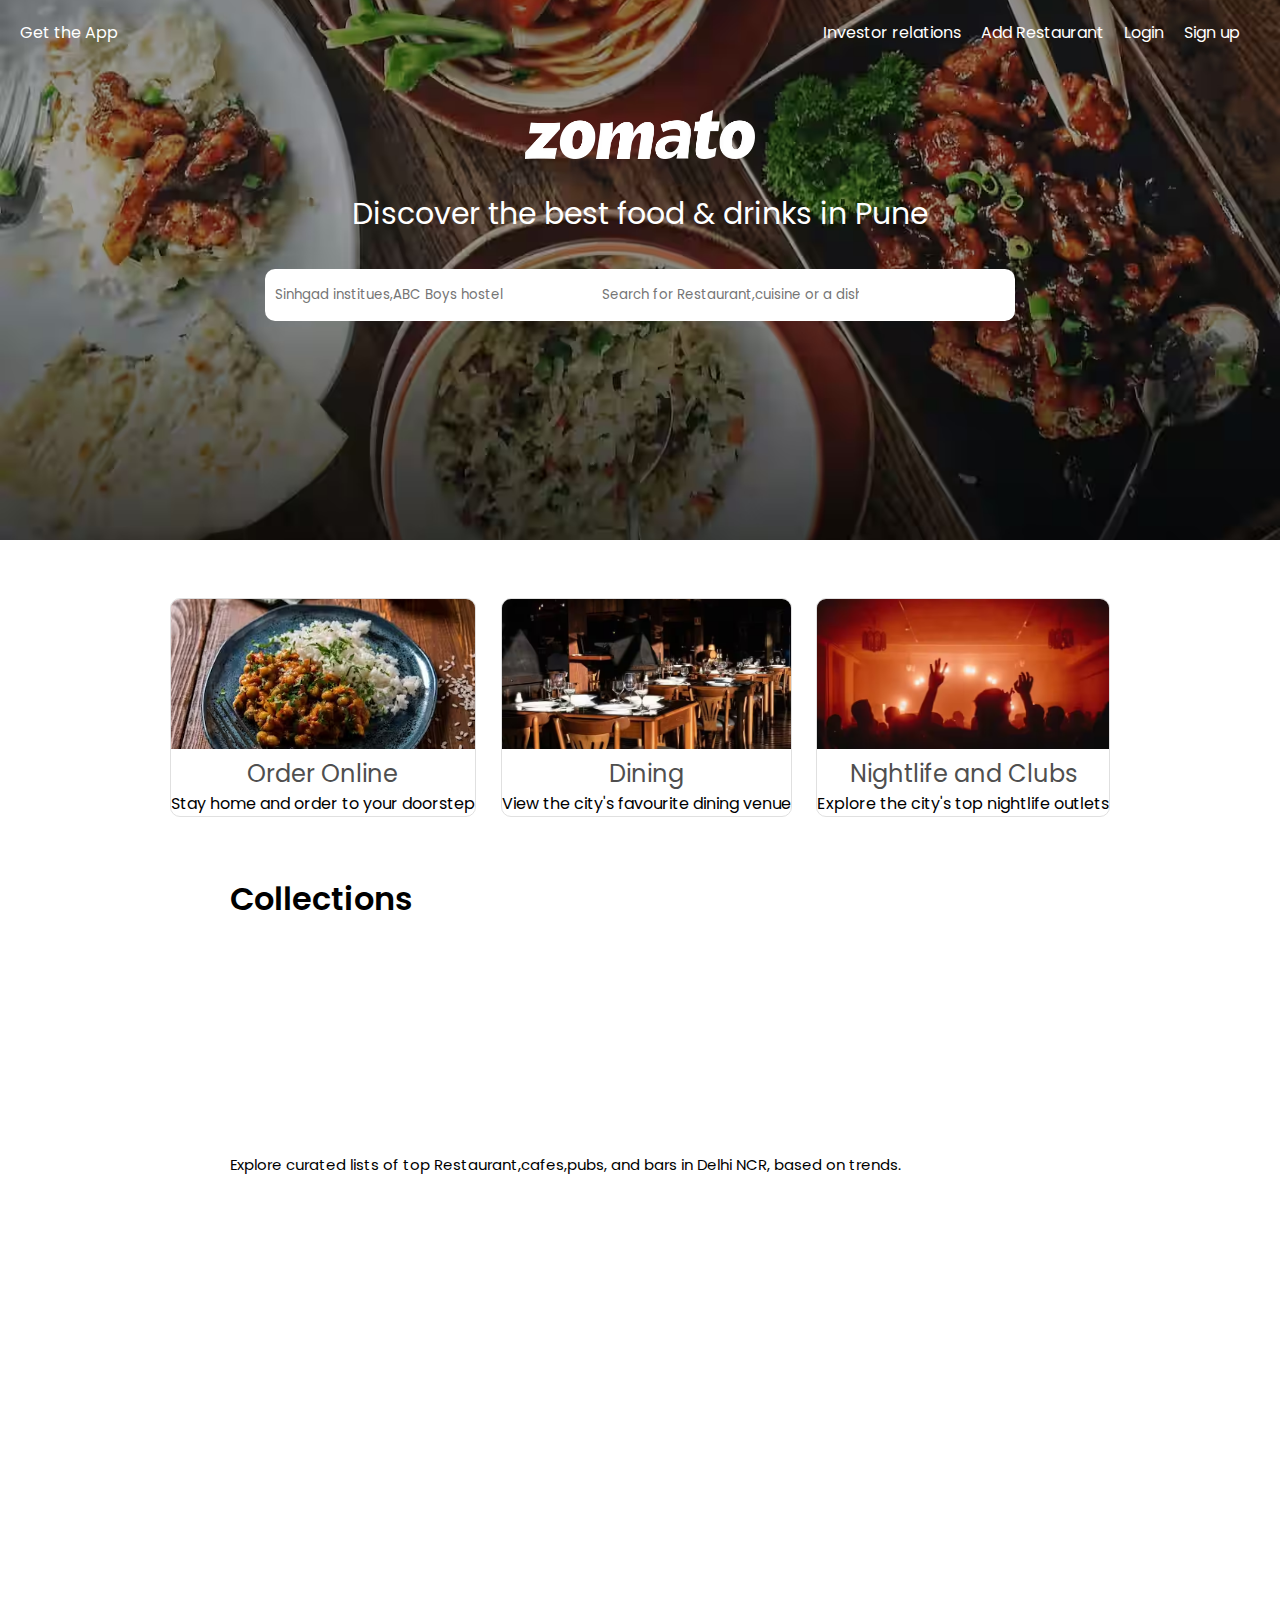
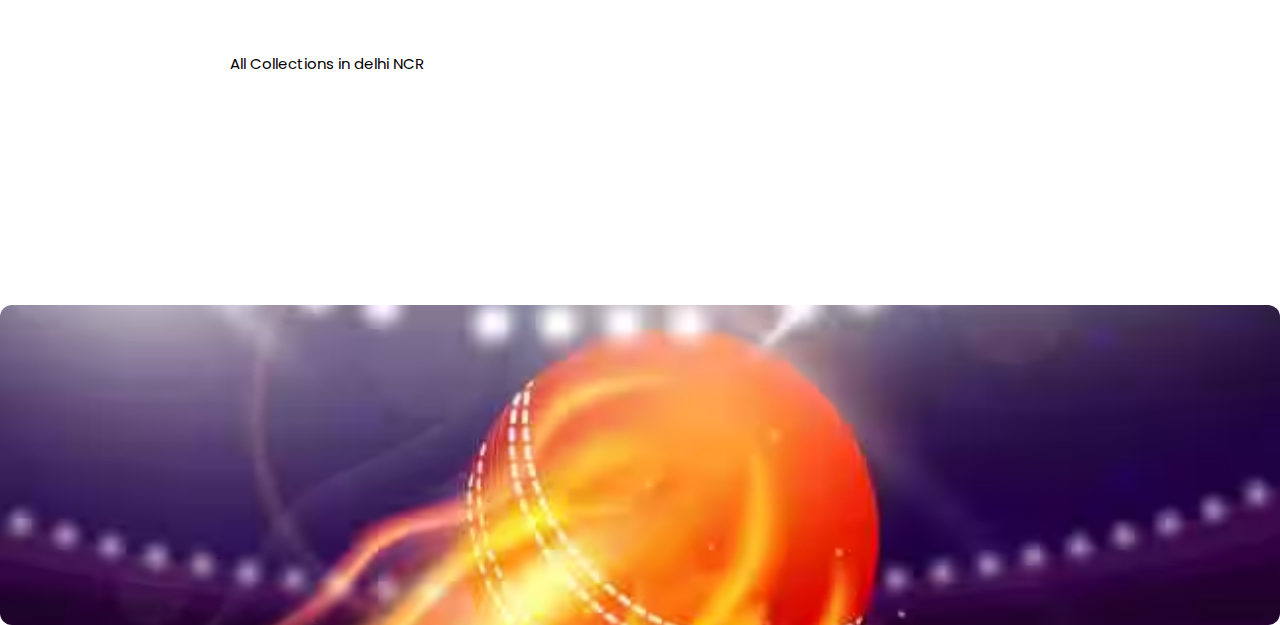
<file: index.html>
<!DOCTYPE html>
<html lang="en">
<head>
    <meta charset="UTF-8">
    <meta name="viewport" content="width=device-width, initial-scale=1.0">
    <link href="zomato.css" rel="stylesheet"> 
    <link rel="stylesheet" href="https://cdnjs.cloudflare.com/ajax/libs/font-awesome/6.7.2/css/all.min.css" integrity="sha512-Evv84Mr4kqVGRNSgIGL/F/aIDqQb7xQ2vcrdIwxfjThSH8CSR7PBEakCr51Ck+w+/U6swU2Im1vVX0SVk9ABhg==" crossorigin="anonymous" referrerpolicy="no-referrer" />
    <link rel="preconnect" href="https://fonts.googleapis.com">
<link rel="preconnect" href="https://fonts.gstatic.com" crossorigin>
<link href="https://fonts.googleapis.com/css2?family=Poppins:ital,wght@0,100;0,200;0,300;0,400;0,500;0,600;0,700;0,800;0,900;1,100;1,200;1,300;1,400;1,500;1,600;1,700;1,800;1,900&display=swap" rel="stylesheet">
    <title>Zomato</title>
    <section class="hero-Section">
        <header>
            <nav class="navbar">
           <a href="#">
            Get the App
           </a>
           <div class="Nav-section">
            <a href="#"class="link">Investor relations</a>
            <a href="#"class="link">Add Restaurant</a>
            <a href="#"class="link">Login</a>
            <a href="#"class="link">Sign up</a>
           <a href="#" class="user-icon">
            <i class="fa-solid fa-user" style="display: none;"></i>
           </a>
           </div>
            </nav>
        </header>
        <p></p>
        <br>
        <br>
        <div class="hero-container">
            <img src="logo.avif" class="hero_section-logo">

            <h1 class="hero-title"> Discover the best food & drinks in Pune </h1>
            <div class="hero-section-input">
                <input class="input-container" type="text"
                placeholder="Sinhgad institues,ABC Boys hostel">
                <input class="input-container-2" placeholder="Search for Restaurant,cuisine or a dish">
            </div>
    </div>
    </section>
<section class="container we-offer">
    <div class="container-cards">
        <img src="cards.avif">
        <div class="offer-content"> 
            <h2> 
                Order Online
            </h2>
            <p>Stay home and order to your doorstep</p>
        </div>
    </div>



    <div class="container-cards">
        <img src="item2.png">
        <div class="offer-content"> 
            <h2> 
              Dining
            </h2>
            <p> View the city's favourite dining venue</p>
        </div>
    </div>


    <div class="container-cards">
        <img src="item3.png">
        <div class="offer-content"> 
            <h2> 
                Nightlife and Clubs
            </h2>
            <p>Explore the city's top nightlife outlets</p>
        </div>
    </div>
</section>
<section class="Collections">
    <h1 class="heading">
        Collections
    </h1>
    <div class="CollectDiv">
        <span>
            Explore curated lists of top Restaurant,cafes,pubs, and bars in Delhi NCR, based
on trends.        </span>
<span>
    All Collections in delhi NCR
</span>
    </div>

   
    <div class="collections-grid">
        <div class="collection-card">
          <img src="collection1.jpg" alt="Top Trending Spots">
          <div class="card-content">
            <h2 class="card-title">Top Trending Spots</h2>
            <p class="card-places">27 Places →</p>
          </div>
        </div>
     </section>
</head>
<body>
    
</body>
</html>
</file>
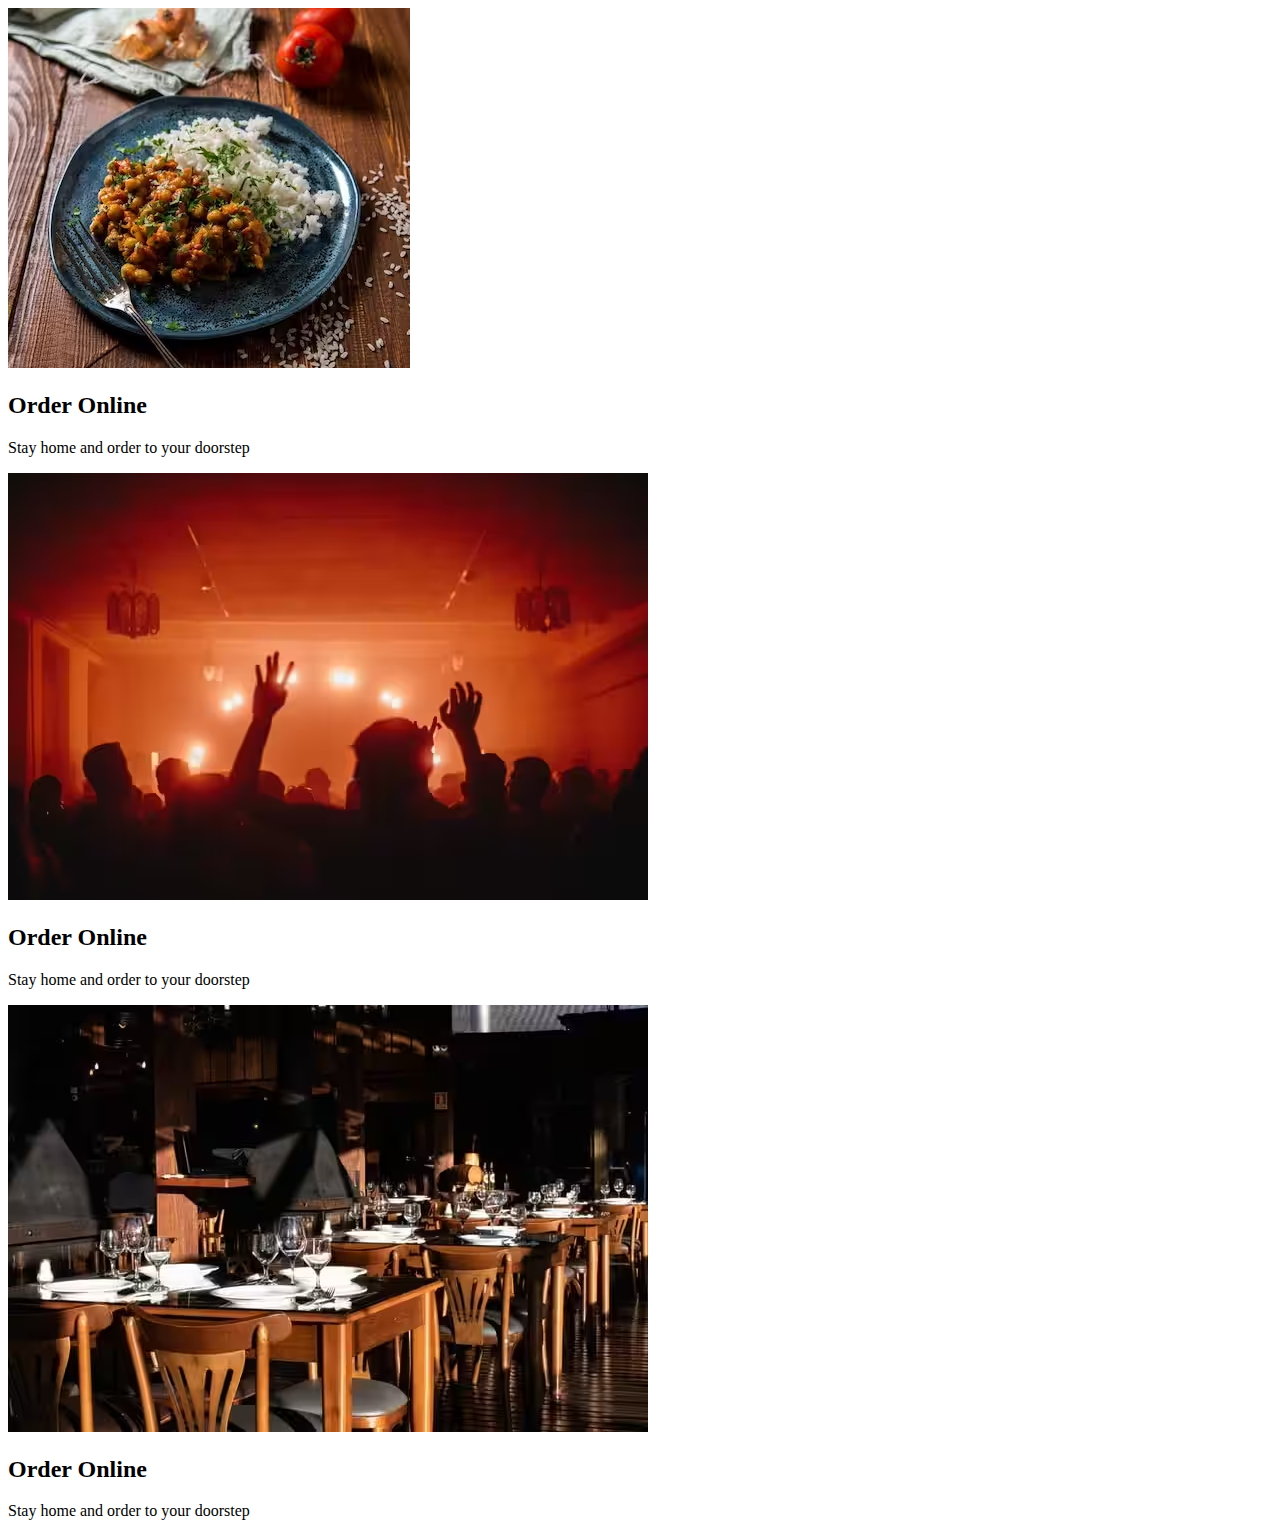
<file: cards.html>
<!DOCTYPE html>
<html lang="en">
<head>
    <meta charset="UTF-8">
    <meta name="viewport" content="width=device-width, initial-scale=1.0">
    <title>Document</title>
</head>
<body>
    <div class="container-cards">
        <img src="cards.avif">
        <div class="offer-content"> 
            <h2> 
                Order Online
            </h2>
            <p>Stay home and order to your doorstep</p>
        </div>
    </div>



    <div class="container-cards">
        <img src="item3.png">
        <div class="offer-content"> 
            <h2> 
                Order Online
            </h2>
            <p>Stay home and order to your doorstep</p>
        </div>
    </div>


    <div class="container-cards">
        <img src="item2.png">
        <div class="offer-content"> 
            <h2> 
                Order Online
            </h2>
            <p>Stay home and order to your doorstep</p>
        </div>
    </div>
</body>
</html>
</file>
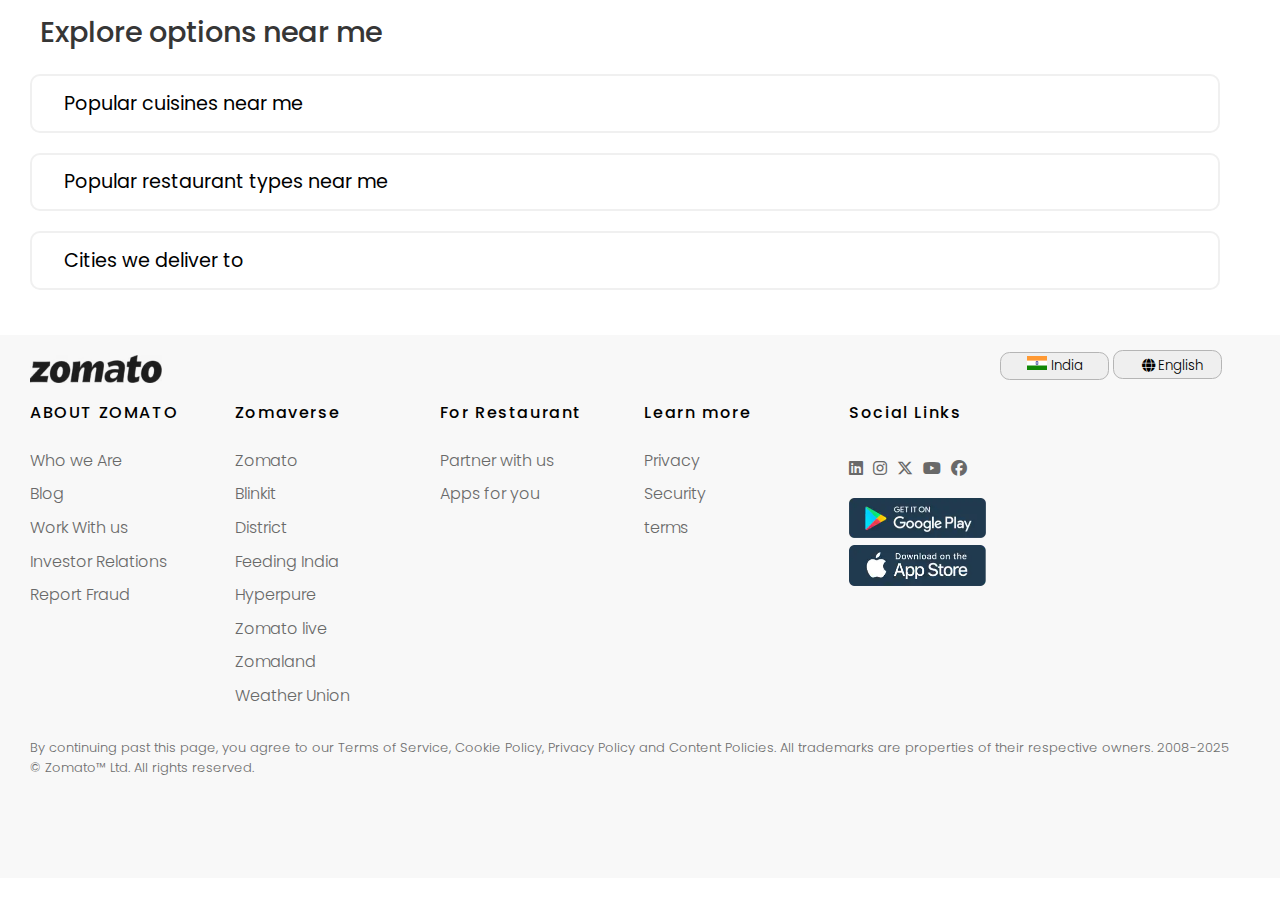
<file: get the app sec.html>
<!DOCTYPE html>
<html lang="en">
  <head>
    <meta charset="UTF-8" />
    <link href="app.css" rel="stylesheet" />
    <link rel="preconnect" href="https://fonts.googleapis.com" />

    <link
      rel="stylesheet"
      href="https://cdnjs.cloudflare.com/ajax/libs/font-awesome/6.7.2/css/all.min.css"
      integrity="sha512-Evv84Mr4kqVGRNSgIGL/F/aIDqQb7xQ2vcrdIwxfjThSH8CSR7PBEakCr51Ck+w+/U6swU2Im1vVX0SVk9ABhg=="
      crossorigin="anonymous"
      referrerpolicy="no-referrer"
    />
    <link rel="preconnect" href="https://fonts.gstatic.com" crossorigin />
    <link
      href="https://fonts.googleapis.com/css2?family=Poppins:ital,wght@0,100;0,200;0,300;0,400;0,500;0,600;0,700;0,800;0,900;1,100;1,200;1,300;1,400;1,500;1,600;1,700;1,800;1,900&display=swap"
      rel="stylesheet"
    />
    <meta name="viewport" content="width=device-width, initial-scale=1.0" />
    <title>Trial</title>
  </head>
  <body>
    <!DOCTYPE html>
<html lang="en">
<head>
    <meta charset="UTF-8">
    <link href="hw.css" rel="stylesheet">
    <meta name="viewport" content="width=device-width, initial-scale=1.0">
    <link rel="preconnect" href="https://fonts.gstatic.com" crossorigin />
    <link
      href="https://fonts.googleapis.com/css2?family=Poppins:ital,wght@0,100;0,200;0,300;0,400;0,500;0,600;0,700;0,800;0,900;1,100;1,200;1,300;1,400;1,500;1,600;1,700;1,800;1,900&display=swap"
      rel="stylesheet"
    />
    <title>HW</title>
</head>
<body>
    <section class="Maincontainer">
        <div class="Main-content">
            <h1>Explore options near me</h1>
        </div>
        <div class="moreInfo">
            <div class="Popular_cuisines">
                Popular cuisines near me
            </div>

            <div class="Popular_cuisines">
                Popular restaurant types near me
            </div>

            <div class="Popular_cuisines">
                Cities we deliver to
            </div>

           

        </div>
    </section>
</body>
</html>
    <!---- <section class="container">
        <div class="Maincontainer">
            <div class="ImgDiv">
                <img src="get the app.avif" style="object-fit:contain;
                border-radius: inherit ; width: 410px;">
                  
            </div>
            <div class="Content-div">
                <h2>Get the Zomato app</h2>
                <p style="position: relative; bottom: 150px;">
                    We will send you a link, open it on your phone to download the app
                </p>
            
<div class="radio-btn" >
   <input type="radio" class="radio-email">Email
   <input type="radio" class="radio-Phone" >
   <label style="position: relative; left: 30px;">Phone</label>

</div>
<div class="placeholder_share" style="display: flex;     position: relative;
    bottom: 100px; gap: 5PX;
justify-content: flex-start;">
<input placeholder="Email" class="input-email" type="text">
<button>Share App link</button>
</div>
<div class="download_app">
    <h5>Download App From</h5>
    <img src="playstore.webp">
    <img src="app store.webp">
</div>
        </div>
    </section> -- -->
    <p></p>
    <br>
     
    <footer class="footer_section">
      <div class="footer_container">
        <img
          src="logo1.avif"
          style="width: 132px; position: relative; top: 20px; margin-left: 30px"
        />
        <div class="section-button">
          <button style="padding: 3px 7px; width: 109px">
            <img src="flag.png" alt="/" style="width: 20px; gap: 100px" />
            <span style="font-weight: 300">India</span>
          </button>
          <button style="width: 109px; height: 29px">
            <i class="fa fa-globe" style="padding-left: 10px">
              <span style="font-weight: 300">English</span></i
            >
          </button>
        </div>
      </div>
      <div class="navigation-container">
        <div class="link_container">
          <h5>ABOUT ZOMATO</h5>
          <a href="#" class="footer_link"> Who we Are </a>
          <br />
          <a href="#" class="footer_link">Blog </a>
          <br />
          <a href="#" class="footer_link">Work With us </a>
          <br />
          <a href="#" class="footer_link">Investor Relations</a>
          <br />
          <a href="#" class="footer_link">Report Fraud</a>
          <br />
        </div>

        <div class="link_container">
          <h5>Zomaverse</h5>
          <a href="#" class="footer_link">Zomato </a>
          <br />
          <a href="#" class="footer_link">Blinkit </a>
          <br />
          <a href="#" class="footer_link"> District</a>
          <br />
          <a href="#" class="footer_link"> Feeding India</a>
          <br />
          <a href="#" class="footer_link">Hyperpure </a>
          <br />
          <a href="#" class="footer_link">Zomato live </a>
          <br />
          <a href="#" class="footer_link">Zomaland </a>
          <br />
          <a href="#" class="footer_link">Weather Union </a>
          <br />
        </div>

        <div class="link_container">
          <h5>For Restaurant</h5>
          <a href="#" class="footer_link">Partner with us </a>
          <br />
          <a href="#" class="footer_link"> Apps for you</a>
        </div>

        <div class="link_container">
          <h5>Learn more</h5>
          <a href="#" class="footer_link">Privacy</a>
          <br />
          <a href="#" class="footer_link">Security</a>
          <br />
          <a href="#" class="footer_link">terms</a>
        </div>

        <div class="link_container">
          <h5>Social Links</h5>
          <div class="socail_links">
            <a href="#" class="footer_link">
              <i class="fa-brands fa-linkedin"></i>
            </a>
            <br />
            <a href="#" class="footer_link">
              <i class="fa-brands fa-instagram"></i>
            </a>
            <br />
            <a href="#" class="footer_link">
              <i class="fa-brands fa-x-twitter"></i>
            </a>
            <br />
            <a href="#" class="footer_link">
              <i class="fa-brands fa-youtube"></i>
            </a>
            <br />
            <a href="#" class="footer_link">
              <i class="fa-brands fa-facebook"></i>
            </a>
            <br />
          </div>
          <img
            src="playstore.webp"
            style="width: 137px; opacity: 1; margin-top: 5px"
          />
          <img src="app store.webp" style="width: 137px; opacity: 1" />
        </div>
      </div>
      <br />
      <br />
      <br />
      <h5
        style="
          position: relative;
          bottom: 50px;
          font-size: 13px;
          font-weight: 300;
          color: #6e6e6e;
          text-align: start;
          margin-left: 30px;
        "
      >
        By continuing past this page, you agree to our Terms of Service, Cookie
        Policy, Privacy Policy and Content Policies. All trademarks are
        properties of their respective owners. 2008-2025
        <p>© Zomato™ Ltd. All rights reserved.</p>
      </h5>
    </footer>
  </body>
</html>
</file>
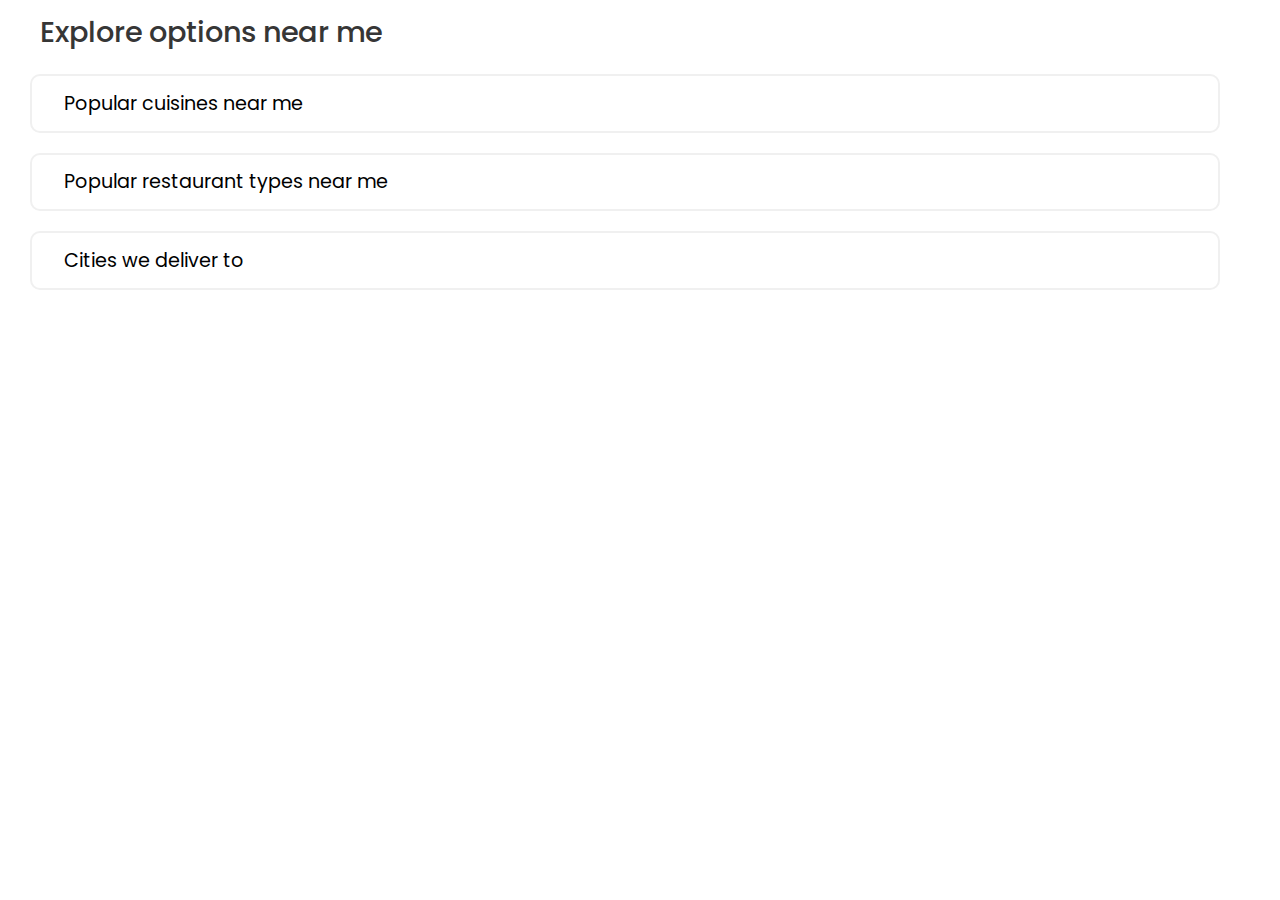
<file: homework.html>
<!DOCTYPE html>
<html lang="en">
<head>
    <meta charset="UTF-8">
    <link href="hw.css" rel="stylesheet">
    <meta name="viewport" content="width=device-width, initial-scale=1.0">
    <link rel="preconnect" href="https://fonts.gstatic.com" crossorigin />
    <link
      href="https://fonts.googleapis.com/css2?family=Poppins:ital,wght@0,100;0,200;0,300;0,400;0,500;0,600;0,700;0,800;0,900;1,100;1,200;1,300;1,400;1,500;1,600;1,700;1,800;1,900&display=swap"
      rel="stylesheet"
    />
    <title>HW</title>
</head>
<body>
    <section class="Maincontainer">
        <div class="Main-content">
            <h1>Explore options near me</h1>
        </div>
        <div class="moreInfo">
            <div class="Popular_cuisines">
                Popular cuisines near me
            </div>

            <div class="Popular_cuisines">
                Popular restaurant types near me
            </div>

            <div class="Popular_cuisines">
                Cities we deliver to
            </div>

           

        </div>
    </section>
</body>
</html>
</file>
<file: zomato.css>
*{
    margin: 0;
    padding: 0;
    font-family:Poppins;
 box-sizing: border-box;

}


.hero-Section{
 background: url(zomato-hero\ img.avif);
 background-size:cover;
 background-position: center;
 color: white;
 min-height: 60vh;
}
.navbar{
    display: flex;
    justify-content: space-between;
    height: 60px;
    padding: 20px 20px;
}
.navbar a{
    text-decoration: none;
    color: white;
    
}
.Nav-section{
    display: flex;
    gap:20px;
}
@media only screen and (max-width:600px){
    .Nav-section .user-icon{
    display:flex;
    }
    .link{
        display: none;
    }
    .navbar{
        padding:16px;
    }
    .hero-Section{
        height: 80vh;
    }
}
.hero-container{
    display: flex;
    flex-direction:column;
    justify-content: center;
    align-items: center;
    gap: 32px;
    height: calc(60vh- 60px);
}

.hero_section-logo{
    width: 230px;
}
.hero-title{
    text-align:center;
    font-size: 30px;
    font-weight:400;
}
.hero-section-input{
    background-color: white;
    padding: 10px;
    display: flex;
    align-items: center;
    justify-items: center;
    gap: 10px;
    width: 750px;
    height: 52px;
    border-radius: 10px;
}
.input-container ,
 .input-container-2{
    border: none;
    outline: none;
    border-radius: 5px;
    
   
}
input:focus, textarea:focus {
    outline: none;
}
.input-container-2{
    padding-left: 30px;
    position: relative;
    left: 30px;
}
.order-online{
    font-size: 300;


}
.cards{
    display:flex;

}
.container {
    margin: 3rem auto;
    display: flex;
    flex-wrap: wrap;
    justify-content: center;
    align-items: center;
    gap: 0.3rem;
    width: 90%;


}

.container-cards{
    border-radius: 10px;
    overflow: hidden;
   border: 1px solid #e0e0e0;
   transition: all 0.3 ease ;
   margin: 10px;
}
.container-cards img{
    width: 100%;
    height: 150px;
     object-fit: cover;
     object-fit: center;
     
}
.offer-content h2{
    font-weight: 400;
   color:rgb(79, 79, 79); 
   overflow: hidden;
   text-align: center;
    
}
.Collections h1{
    margin-left:230px;
    font-weight: 600;
}
 div span {
    margin:230px;
 }

.Collections .CollectDiv{
font-size: 15px;
display: flex;
align-items: center;
justify-content: space-between;
flex-wrap: wrap;
gap: 1rem;
}



 .collections-grid {
    display: grid;
    grid-template-columns: repeat(auto-fit, minmax(280px, 1fr));
    gap: 20px;
  }
.collection-card{
        position: relative;
        height: 320px;
        border-radius: 12px;
        overflow: hidden;
        cursor: pointer;
        transition: transform 0.3s ease;
      }

      .collection-card img {
        width: 100%;
        height: 100%;
        object-fit: cover;
      }
</file>
<file: app.css>
*{
    margin: 0;
    padding:0;
    box-sizing: border-box;
    font-family: Poppins;
}

.container{
    background-color: rgb(255, 251, 247);
    max-width: 100%;
    max-height: 100%;
    object-fit: cover;
}
.ImgDiv img{
    width: 410px;
    height: auto;
}
.Content-div{
    display: flex;
    align-items: center;
    justify-content: center;
    width: 100%;
    padding: 3rem 6rem;
    flex-wrap: wrap;
}

.Content-div h2{
    font-weight: 500;
    position: relative;
    font-size:x-large;
  
    margin-right: 500px;
}
.radio-btn{
    position: relative;
    bottom: 120px;
    width: 22px;
    display: flex;
  gap: 10px;
}
.radio-email{
    margin: 4px;
}
.radio-Phone{
    position: relative;
    left: 30px;
}
.footer_section{
    background-color: #F8F8F8;
    max-height: 100%;
    max-width: 100%;
    padding-bottom: 50px;
}
.navigation-container
{
    display: grid;
    grid-template-columns: 1fr 1fr 1fr 1fr 1fr;
    width: 80%;
    margin-left: 30px;
    
}
.link_container a{
    text-decoration: none;
    font-size: 1rem;
    line-height: 2.1rem;
    color: rgb(105, 105, 105);
    margin: 0.5rem 0px;
    font-weight: 300 ;
   
}
.link_container  h5{ 
    font-size: 1rem;
    letter-spacing: 0.1rem;
    font-weight: 500;
    margin: 0px 0px 1.2rem;
  
}
.socail_links
{
    display: flex;
    justify-content: flex-start;
    gap: 5px;
}
.section-button{
    position: relative;
    left: 1000px;
    bottom: 20px;
   gap: 10px;
  
}
.section-button button{
  
    width: max-content;
    max-width: 100%;
    cursor: pointer;
    position: relative;
    padding: 0.3rem 0.7rem;
    border: 1px solid rgb(181, 181, 181);
    border-radius: 0.6rem;
}
*{
    margin: 0%;
    padding: 0%;
    box-sizing: border-box;
    font-family: Poppins;

}
.Main-content h1{
    font-weight: 500;
    margin: 0px 0px 0rem 40px;
    color: rgb(54, 54, 54);
    font-size: 1.8rem;
    line-height: 4rem;
}
.Popular_cuisines{
    margin-top: 10px;
    margin-left: 30px;
    margin-bottom: 20px;
    margin-right: 60px;
    font-weight: 400;
    font-size: 1.2rem;
    padding: .8rem 2rem;
    border: 2px solid rgb(240, 240, 240);
    border-radius: 10px;
    text-align:start;
}
.Maincontainer{
    background: rgb(252, 252, 252);
    max-width: 100%;
    max-height: max-content;
    background: scroll;
}
</file>
<file: hw.css>
*{
    margin: 0%;
    padding: 0%;
    box-sizing: border-box;
    font-family: Poppins;

}
.Main-content h1{
    font-weight: 500;
    margin: 0px 0px 0rem 40px;
    color: rgb(54, 54, 54);
    font-size: 1.8rem;
    line-height: 4rem;
}
.Popular_cuisines{
    margin-top: 10px;
    margin-left: 30px;
    margin-bottom: 20px;
    margin-right: 60px;
    font-weight: 400;
    font-size: 1.2rem;
    padding: .8rem 2rem;
    border: 2px solid rgb(240, 240, 240);
    border-radius: 10px;
    text-align:start;
}
.Maincontainer{
    background: rgb(252, 252, 252);
    max-width: 100%;
    max-height: max-content;
    background: scroll;
}
</file>
